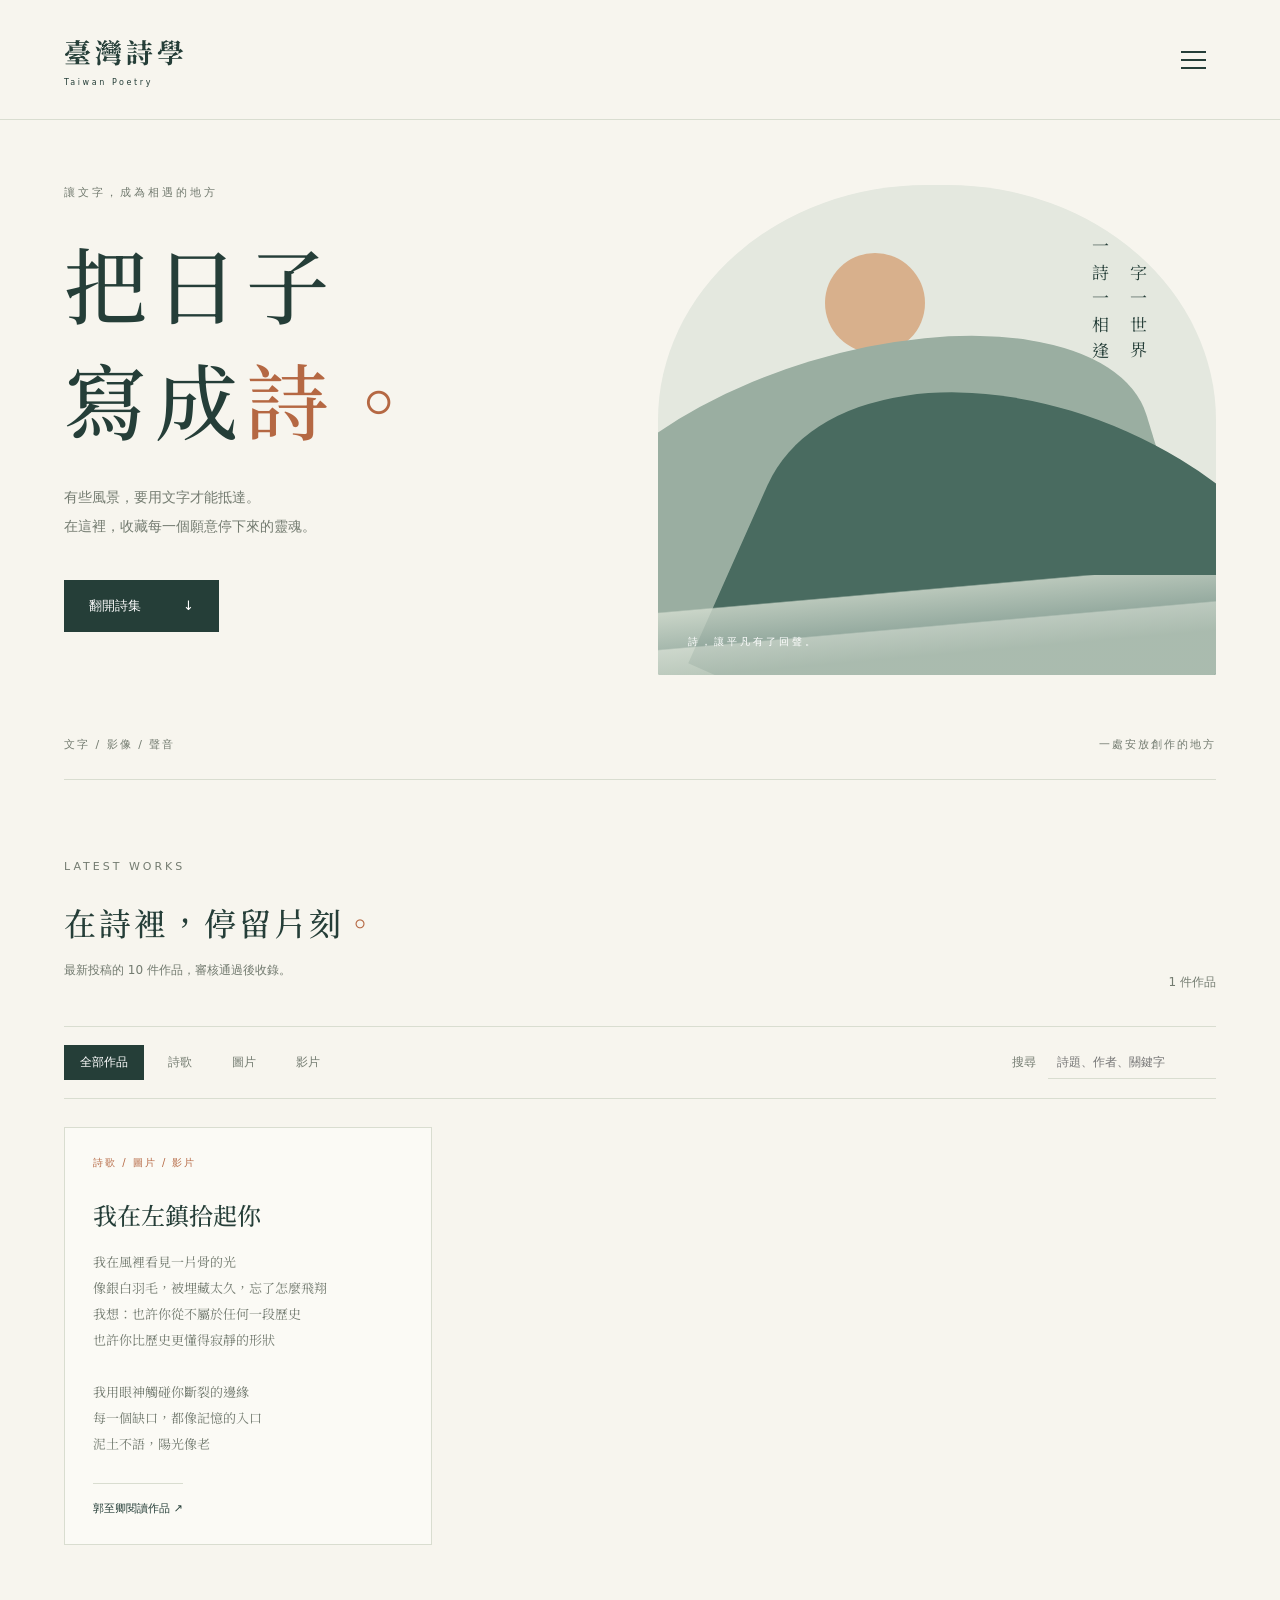
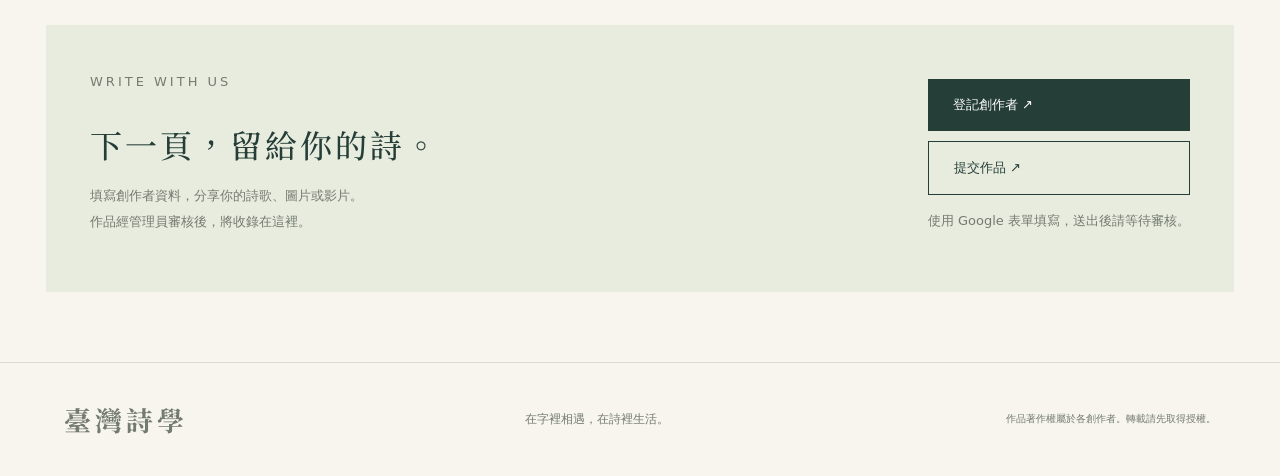
<file: site/index.html>
<!doctype html>
<html lang="zh-Hant"><head><meta charset="utf-8"><meta name="viewport" content="width=device-width,initial-scale=1"><meta name="description" content="在字裡相遇，在詩裡生活。臺灣詩學創作者與作品集。"><title>臺灣詩學 · 把日子寫成詩</title><link rel="stylesheet" href="style.css?v=20261029-collections"></head>
<body><header><a class="brand" href="#">臺灣詩學<small>Taiwan Poetry</small></a><details class="header-menu"><summary aria-label="導覽選單"><span></span><span></span><span></span></summary><nav aria-label="主要導覽"><a href="about.html">關於臺灣詩學</a><a href="members.html">同仁</a></nav></details></header>
<main><section class="hero"><div class="hero-copy"><p class="eyebrow">讓文字，成為相遇的地方</p><h1>把日子<br>寫成<span>詩。</span></h1><p class="intro">有些風景，要用文字才能抵達。<br>在這裡，收藏每一個願意停下來的靈魂。</p><a class="button" href="#works">翻開詩集 <span>↓</span></a></div><div class="art" aria-label="抽象山水插畫" role="img"><div class="sun"></div><div class="mountain back"></div><div class="mountain front"></div><div class="water"></div><p>一字一世界<br>一詩一相逢</p><small>詩，讓平凡有了回聲。</small></div><div class="hero-foot"><span>文字 / 影像 / 聲音</span><span>一處安放創作的地方</span></div></section>
<section id="works" class="section"><div class="section-heading"><div><p class="eyebrow">LATEST WORKS</p><h2>在詩裡，停留片刻<span>。</span></h2><p class="muted">最新投稿的 10 件作品，審核通過後收錄。</p></div><span id="work-count" class="muted"></span></div><div class="toolbar"><div class="filters" role="group" aria-label="作品類型"><button class="active" data-type="全部" aria-pressed="true">全部作品</button><button data-type="詩歌" aria-pressed="false">詩歌</button><button data-type="圖片" aria-pressed="false">圖片</button><button data-type="影片" aria-pressed="false">影片</button></div><label class="search">搜尋 <input id="search" type="search" placeholder="詩題、作者、關鍵字" aria-label="搜尋作品"></label></div><p id="notice" class="notice" role="status"></p><div id="works-grid" class="grid"></div></section>
<section id="join" class="join"><div><p class="eyebrow">WRITE WITH US</p><h2>下一頁，留給你的詩。</h2><p>填寫創作者資料，分享你的詩歌、圖片或影片。<br>作品經管理員審核後，將收錄在這裡。</p></div><div class="join-actions"><a id="author-form" class="button" href="#join">登記創作者 ↗</a><a id="work-form" class="button light" href="#join">提交作品 ↗</a><p id="form-status" class="muted"></p></div></section></main>
<footer><a class="brand" href="#">臺灣詩學</a><p>在字裡相遇，在詩裡生活。</p><small>作品著作權屬於各創作者。轉載請先取得授權。</small></footer>
<dialog id="reader"><button class="close" aria-label="關閉作品">關閉 ×</button><div id="reader-content"></div></dialog><script src="app.js?v=20261029-collections" defer></script></body></html>
</file>
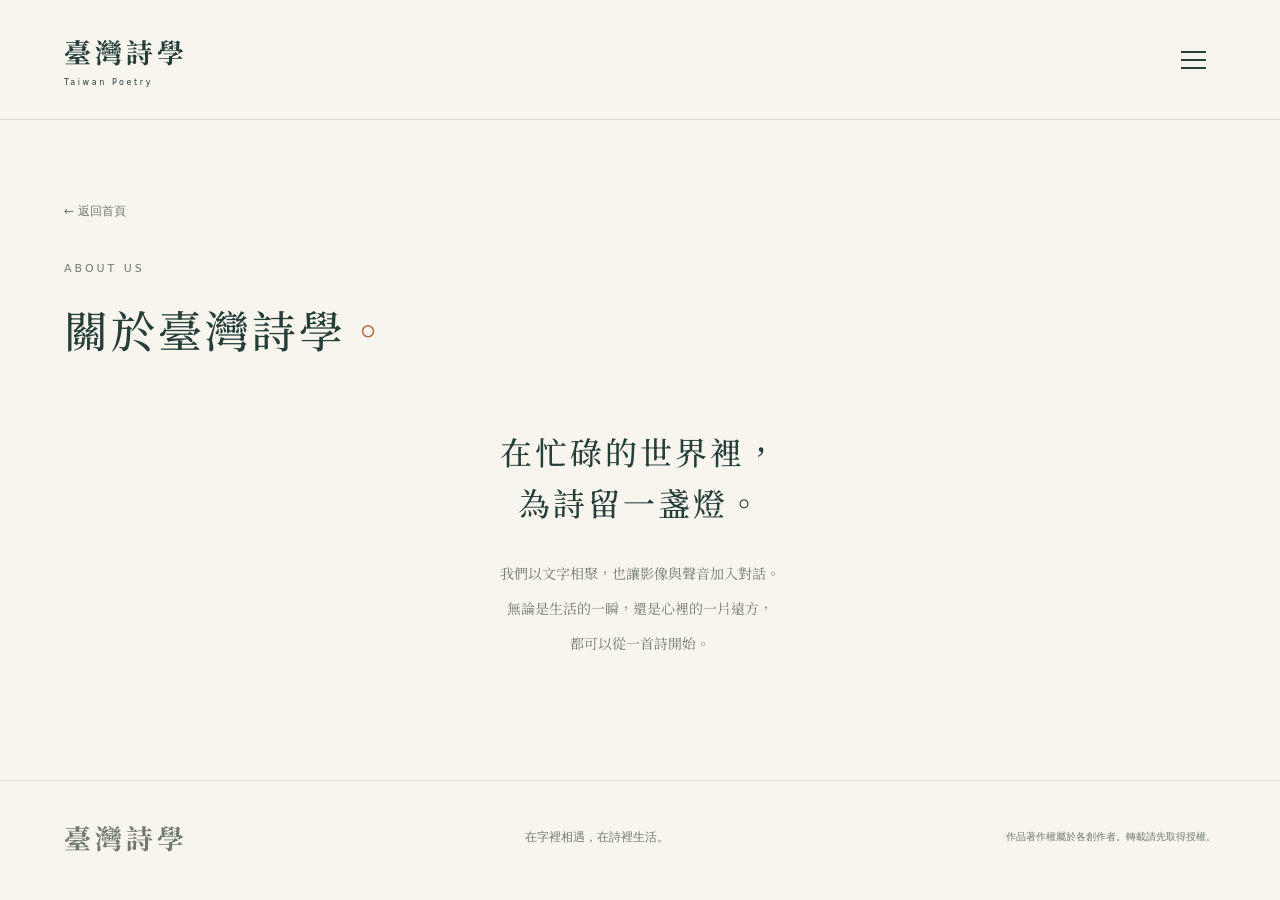
<file: site/about.html>
<!doctype html>
<html lang="zh-Hant">
<head><meta charset="utf-8"><meta name="viewport" content="width=device-width,initial-scale=1"><meta name="description" content="關於臺灣詩學：在字裡相遇，在詩裡生活。"><title>關於臺灣詩學 · Taiwan Poetry</title><link rel="stylesheet" href="style.css?v=20261029-collections"></head>
<body>
<header><a class="brand" href="index.html">臺灣詩學<small>Taiwan Poetry</small></a><details class="header-menu"><summary aria-label="導覽選單"><span></span><span></span><span></span></summary><nav aria-label="主要導覽"><a href="about.html" aria-current="page">關於臺灣詩學</a><a href="members.html">同仁</a></nav></details></header>
<main class="about-page"><section class="section"><a class="back-home" href="index.html">← 返回首頁</a><p class="eyebrow">ABOUT US</p><h1>關於臺灣詩學<span>。</span></h1><div class="about"><h2>在忙碌的世界裡，<br>為詩留一盞燈。</h2><p>我們以文字相聚，也讓影像與聲音加入對話。<br>無論是生活的一瞬，還是心裡的一片遠方，<br>都可以從一首詩開始。</p></div></section></main>
<footer><a class="brand" href="index.html">臺灣詩學</a><p>在字裡相遇，在詩裡生活。</p><small>作品著作權屬於各創作者。轉載請先取得授權。</small></footer>
<script src="app.js?v=20261029-collections" defer></script></body></html>
</file>
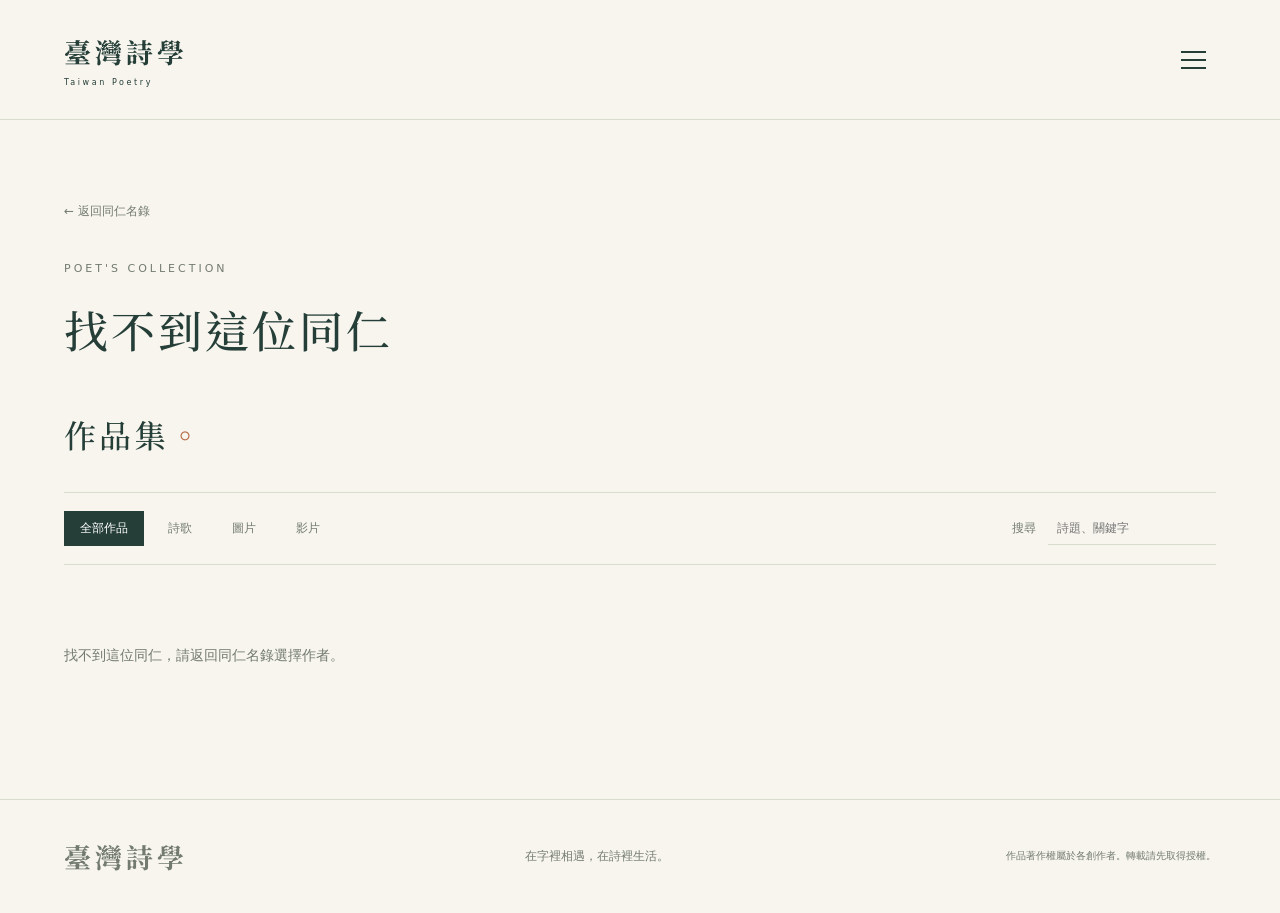
<file: site/author.html>
<!doctype html>
<html lang="zh-Hant">
<head><meta charset="utf-8"><meta name="viewport" content="width=device-width,initial-scale=1"><meta name="description" content="閱讀臺灣詩學同仁的詩歌、圖片與影片作品。"><title>作者作品 · 臺灣詩學</title><link rel="stylesheet" href="style.css?v=20261029-collections"></head>
<body data-page="author">
<header><a class="brand" href="index.html">臺灣詩學<small>Taiwan Poetry</small></a><details class="header-menu"><summary aria-label="導覽選單"><span></span><span></span><span></span></summary><nav aria-label="主要導覽"><a href="about.html">關於臺灣詩學</a><a href="members.html">同仁</a></nav></details></header>
<main class="author-page"><section class="section" id="works"><a class="back-home" href="members.html">← 返回同仁名錄</a><p class="eyebrow">POET'S COLLECTION</p><h1 id="author-name">作者作品</h1><p id="author-bio" class="author-bio"></p><div class="section-heading"><h2>作品集<span>。</span></h2><span id="work-count" class="muted"></span></div><div class="toolbar"><div class="filters" role="group" aria-label="作品類型"><button class="active" data-type="全部" aria-pressed="true">全部作品</button><button data-type="詩歌" aria-pressed="false">詩歌</button><button data-type="圖片" aria-pressed="false">圖片</button><button data-type="影片" aria-pressed="false">影片</button></div><label class="search">搜尋 <input id="search" type="search" placeholder="詩題、關鍵字" aria-label="搜尋作品"></label></div><p id="notice" class="notice" role="status"></p><div id="works-grid" class="grid"></div></section></main>
<footer><a class="brand" href="index.html">臺灣詩學</a><p>在字裡相遇，在詩裡生活。</p><small>作品著作權屬於各創作者。轉載請先取得授權。</small></footer>
<dialog id="reader"><button class="close" aria-label="關閉作品">關閉 ×</button><div id="reader-content"></div></dialog><script src="app.js?v=20261029-collections" defer></script></body></html>
</file>
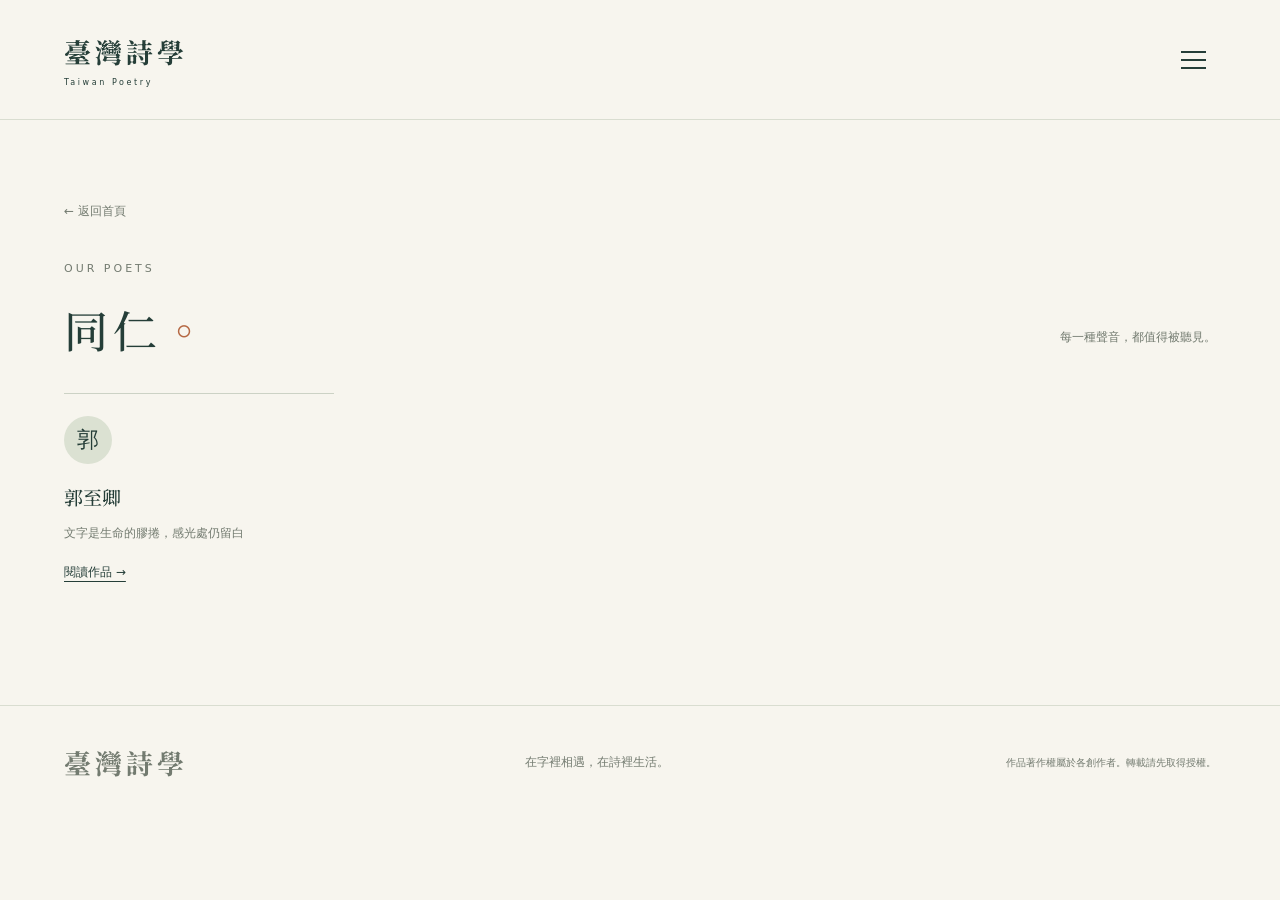
<file: site/members.html>
<!doctype html>
<html lang="zh-Hant">
<head><meta charset="utf-8"><meta name="viewport" content="width=device-width,initial-scale=1"><meta name="description" content="認識臺灣詩學的同仁，閱讀創作者介紹與作品。"><title>同仁 · 臺灣詩學</title><link rel="stylesheet" href="style.css?v=20261029-collections"></head>
<body>
<header><a class="brand" href="index.html">臺灣詩學<small>Taiwan Poetry</small></a><details class="header-menu"><summary aria-label="導覽選單"><span></span><span></span><span></span></summary><nav aria-label="主要導覽"><a href="about.html">關於臺灣詩學</a><a href="members.html" aria-current="page">同仁</a></nav></details></header>
<main class="members-page"><section class="section"><a class="back-home" href="index.html">← 返回首頁</a><div class="section-heading"><div><p class="eyebrow">OUR POETS</p><h1>同仁<span>。</span></h1></div><p class="muted">每一種聲音，都值得被聽見。</p></div><p id="notice" class="notice" role="status"></p><div id="authors-grid" class="authors-grid"></div></section></main>
<footer><a class="brand" href="index.html">臺灣詩學</a><p>在字裡相遇，在詩裡生活。</p><small>作品著作權屬於各創作者。轉載請先取得授權。</small></footer>
<script src="app.js?v=20261029-collections" defer></script></body></html>
</file>
<file: site/style.css>
@import url('https://fonts.googleapis.com/css2?family=Noto+Serif+TC:wght@400;500;600;700&display=swap');
:root{--paper:#f7f5ee;--ink:#253e38;--muted:#737b70;--line:#d9ddd0;--accent:#b56843}*{box-sizing:border-box}html{scroll-behavior:smooth;scroll-padding-top:30px}body{margin:0;background:var(--paper);color:var(--ink);font-family:system-ui,sans-serif}a{color:inherit;text-decoration:none}button,input{font:inherit}button,a,input{ -webkit-tap-highlight-color:transparent}button:focus-visible,a:focus-visible,input:focus-visible{outline:3px solid var(--accent);outline-offset:5px}header{max-width:1320px;margin:auto;padding:32px 5%;display:flex;align-items:center;justify-content:space-between;border-bottom:1px solid var(--line)}.brand{font-family:'Noto Serif TC',serif;font-size:27px;letter-spacing:4px;font-weight:700}.brand span{font-size:18px;margin-left:10px}.brand small{display:block;font:8px system-ui;letter-spacing:2.6px;margin-top:7px}nav{display:flex;gap:32px;align-items:center;font-size:13px}.submit-link{border:1px solid var(--ink);padding:11px 19px}.hero{max-width:1320px;margin:auto;padding:65px 5% 0;display:grid;grid-template-columns:1fr 1fr;gap:35px}.eyebrow{font-size:11px;letter-spacing:3px;color:var(--muted);margin:0 0 24px}h1,h2,h3{font-family:'Noto Serif TC',serif;font-weight:500}h1{font-size:clamp(56px,6.5vw,88px);line-height:1.4;letter-spacing:8px;margin:12px 0 26px}h1 span,h2 span{color:var(--accent)}.intro{color:var(--muted);font-size:14px;line-height:2.1}.button{display:inline-flex;justify-content:space-between;gap:42px;align-items:center;background:var(--ink);color:white;padding:17px 25px;font-size:13px;margin-top:24px}.art{height:490px;position:relative;overflow:hidden;background:#e4e8df;border-radius:48% 48% 2px 2px}.sun{width:100px;height:100px;background:#d8b08c;border-radius:50%;position:absolute;top:68px;left:30%}.mountain{position:absolute;width:110%;height:300px;border-radius:50% 50% 0 0;transform:rotate(-17deg);left:-20%;bottom:20px;background:#9aaea1}.mountain.front{bottom:-130px;left:15%;transform:rotate(24deg);background:#496b60;height:390px}.water{position:absolute;bottom:0;height:100px;width:100%;background:linear-gradient(175deg,transparent 25%,#d5ded1 26%,#a9bbb0 50%,#d9e1d6 51%,#c2cfc2 70%);opacity:.8}.art p{position:absolute;right:42px;top:52px;writing-mode:vertical-rl;letter-spacing:9px;line-height:2.2;font-family:'Noto Serif TC',serif;font-size:17px}.art small{position:absolute;bottom:26px;left:30px;letter-spacing:3px;color:#fff;font-size:10px}.hero-foot{grid-column:1/-1;display:flex;justify-content:space-between;padding:27px 0;border-bottom:1px solid var(--line);color:var(--muted);font-size:11px;letter-spacing:2px}.section{max-width:1320px;margin:auto;padding:80px 5%}.section-heading{display:flex;justify-content:space-between;align-items:end;margin-bottom:32px}h2{font-size:32px;letter-spacing:3px;margin:0;line-height:1.6}.muted{font-size:12px;color:var(--muted);line-height:1.8}.toolbar{display:flex;justify-content:space-between;gap:20px;border-top:1px solid var(--line);border-bottom:1px solid var(--line);padding:18px 0}.filters{display:flex;gap:8px}.filters button{border:0;background:transparent;color:var(--muted);padding:9px 16px;font-size:12px;cursor:pointer}.filters button.active{background:var(--ink);color:#fff}.search{display:flex;align-items:center;gap:12px;font-size:12px;color:var(--muted)}input{border:0;border-bottom:1px solid var(--line);padding:9px;background:transparent;color:var(--ink);max-width:200px;font-size:12px}.notice{font-size:12px;color:var(--accent);line-height:1.8}.grid{display:grid;grid-template-columns:repeat(3,1fr);gap:24px;margin-top:28px}.card{border:1px solid var(--line);background:#fbfaf5;display:flex;flex-direction:column;min-height:300px;padding:28px;text-align:left;color:var(--ink);cursor:pointer;transition:transform .2s,box-shadow .2s}.card:hover{transform:translateY(-4px);box-shadow:0 12px 25px #253e380b}.card .meta{font-size:10px;color:var(--accent);letter-spacing:2px}.card h3{font-size:24px;margin:27px 0 17px}.excerpt{white-space:pre-line;color:var(--muted);font-family:'Noto Serif TC',serif;line-height:2;font-size:13px;flex:1}.card-bottom{display:flex;justify-content:space-between;font-size:11px;margin-top:26px;border-top:1px solid var(--line);padding-top:17px}.authors-section{background:#eeeee4;max-width:none}.authors-section>div{max-width:1188px;margin-left:auto;margin-right:auto}.authors-grid{display:grid;grid-template-columns:repeat(4,1fr);gap:24px}.author{padding:22px 0;border-top:1px solid #ccd2c5}.avatar{width:48px;height:48px;border-radius:50%;background:#dbe1d2;display:grid;place-items:center;font-family:serif;font-size:22px}.author h3{font-size:19px;margin-bottom:7px}.author p{font-size:12px;line-height:1.9;color:var(--muted);white-space:pre-line}.author button{border:0;padding:0;background:transparent;color:var(--ink);font-size:12px;cursor:pointer}.about{text-align:center;padding:90px 20px}.about p:last-child{font-family:'Noto Serif TC',serif;line-height:2.5;color:var(--muted);font-size:14px;margin-top:28px}.join{max-width:1188px;margin:0 auto 70px;padding:44px;background:#e8ecdf;display:flex;justify-content:space-between;gap:24px}.join p{font-size:13px;line-height:2;color:var(--muted)}.join-actions{display:flex;flex-direction:column;justify-content:center}.join-actions .button{margin-top:10px}.light{background:transparent;color:var(--ink);border:1px solid var(--ink)}footer{padding:36px 5%;border-top:1px solid var(--line);display:flex;justify-content:space-between;align-items:center;gap:20px;font-size:12px;color:var(--muted)}footer small{font-size:10px}dialog{border:1px solid var(--line);padding:35px;max-width:720px;width:90%;max-height:85vh;background:var(--paper);color:var(--ink)}dialog::backdrop{background:#172b25aa}.close{float:right;border:0;background:transparent;cursor:pointer;color:var(--ink);padding:10px}#reader-content{clear:both;padding-top:15px}#reader-content h2{font-size:30px}#reader-content .poem{white-space:pre-wrap;font-family:'Noto Serif TC',serif;line-height:2.3;margin:28px 0}#reader-content img{max-width:100%;max-height:450px;display:block;margin-top:20px}#reader-content a{display:inline-block;text-decoration:underline;margin-top:15px}.empty{color:var(--muted);padding:40px 0;grid-column:1/-1;font-size:14px}@media(max-width:760px){header{padding:22px 6%;gap:20px;flex-wrap:wrap}nav{gap:16px;font-size:12px}.brand{font-size:23px}.brand span{font-size:14px;margin-left:5px}.brand small{font-size:6px;letter-spacing:1px}.hero{padding:40px 6% 0;gap:28px}.art{height:380px}.art p{right:15px;top:40px;font-size:13px}.sun{width:65px;height:65px;left:15%}h1{font-size:53px;letter-spacing:3px}.intro{font-size:12px}.section{padding:55px 6%}.grid{grid-template-columns:repeat(2,1fr)}.authors-grid{grid-template-columns:repeat(2,1fr)}.toolbar{flex-wrap:wrap}.section-heading{align-items:start;gap:16px}h2{font-size:25px}.join{margin:0 6% 45px;padding:28px;flex-direction:column}footer{flex-wrap:wrap}}@media(max-width:480px){.hero{grid-template-columns:1fr}.hero-copy{padding-bottom:15px}.art{height:300px;border-radius:45% 45% 2px 2px}.art p{right:40px}.grid{grid-template-columns:1fr}.filters button{padding:9px 11px}.hero-foot{font-size:9px;letter-spacing:1px}nav{gap:12px}.submit-link{padding:9px}.section-heading{flex-direction:column}.card{min-height:270px}}
.header-menu{position:relative;margin-left:auto;z-index:10}.header-menu summary{width:46px;height:46px;display:flex;flex-direction:column;justify-content:center;align-items:center;gap:6px;cursor:pointer;list-style:none;border:1px solid transparent;border-radius:2px}.header-menu summary::-webkit-details-marker{display:none}.header-menu summary span{display:block;width:25px;height:2px;background:var(--ink)}.header-menu summary:hover{background:#e8ecdf}.header-menu summary:focus-visible{outline:3px solid var(--accent);outline-offset:4px}.header-menu:not([open]) nav{display:none}.header-menu nav{position:absolute;right:0;top:calc(100% + 12px);min-width:200px;display:flex;flex-direction:column;align-items:stretch;gap:0;padding:9px;background:var(--paper);border:1px solid var(--line);box-shadow:0 12px 28px #253e3814}.header-menu nav a{display:block;padding:14px 18px;white-space:nowrap;font-size:14px}.header-menu nav a:hover{background:#e8ecdf}
.members-page{min-height:65vh}.members-page h1{font-size:44px;letter-spacing:5px;margin:0}.back-home{display:inline-block;font-size:12px;color:var(--muted);margin-bottom:42px}.author a{display:inline-block;font-size:12px;margin-top:8px;text-decoration:underline;text-underline-offset:5px}.header-menu nav a[aria-current=page]{background:#e8ecdf}
.about-page{min-height:65vh}.about-page h1{font-size:clamp(28px,5vw,44px);letter-spacing:3px;margin:0}.about-page .about{padding:65px 0 25px}
.work-description{white-space:pre-wrap;line-height:1.9;color:var(--muted);font-size:14px}#reader-content a{margin-right:24px}
.author-page{min-height:65vh}.author-page h1{font-size:clamp(28px,5vw,44px);letter-spacing:3px;margin:0 0 20px;overflow-wrap:anywhere}.author-bio{white-space:pre-line;color:var(--muted);font-size:14px;line-height:2;margin-bottom:48px;max-width:720px}
</file>
